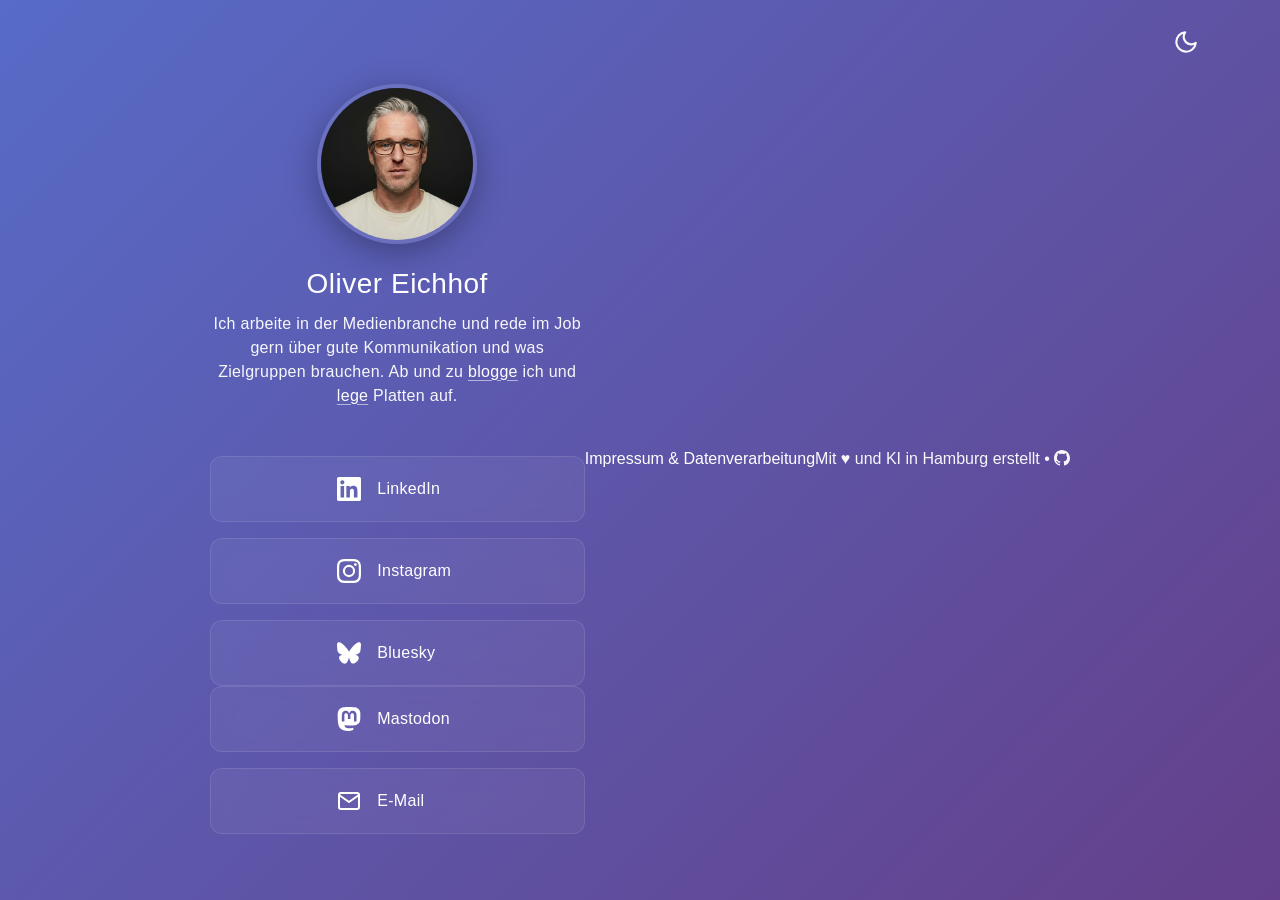
<file: index.html>
<!DOCTYPE html>
<html lang="de">
<head>
    <!-- Character encoding and viewport configuration for responsive design -->
    <meta charset="UTF-8">
    <meta name="viewport" content="width=device-width, initial-scale=1.0">

    <!-- Theme color for browser UI (address bar on mobile) -->
    <meta name="theme-color" content="#764ba2">

    <!-- SEO meta tags for search engines -->
    <meta name="description" content="Kommunikationsspezialist aus Hamburg für digitale Markenführung und Zielgruppenanalyse, geprägt von Musikmedien und Streaming.">
    <meta name="robots" content="index, follow">
    <meta name="author" content="Oliver Eichhof">

    <!-- Open Graph meta tags for rich social media sharing (Facebook, LinkedIn) -->
    <meta property="og:title" content="Oliver Eichhof – Kommunikationsspezialist aus Hamburg">
    <meta property="og:description" content="Kommunikationsspezialist aus Hamburg für digitale Markenführung und Zielgruppenanalyse, geprägt von Musikmedien und Streaming.">
    <meta property="og:image" content="https://eichhof.me/images/og-image.png">
    <meta property="og:image:width" content="1200">
    <meta property="og:image:height" content="628">
    <meta property="og:url" content="https://eichhof.me/">
    <meta property="og:type" content="profile">
    <meta property="og:locale" content="de_DE">

    <!-- Twitter Card meta tags for rich Twitter sharing -->
    <meta name="twitter:card" content="summary_large_image">
    <meta name="twitter:title" content="Oliver Eichhof – Kommunikationsspezialist aus Hamburg">
    <meta name="twitter:description" content="Kommunikationsspezialist aus Hamburg für digitale Markenführung und Zielgruppenanalyse, geprägt von Musikmedien und Streaming.">
    <meta name="twitter:image" content="https://eichhof.me/images/og-image.png">

    <!-- Canonical URL to prevent duplicate content issues in SEO -->
    <link rel="canonical" href="https://eichhof.me/">

    <title>Oliver Eichhof – Kommunikationsspezialist aus Hamburg</title>

    <!-- JSON-LD structured data for rich search results (Google Knowledge Panel) -->
    <script type="application/ld+json">
    {
        "@context": "https://schema.org",
        "@type": "Person",
        "@id": "https://eichhof.me/#person",
        "mainEntityOfPage": {
            "@type": "WebPage",
            "@id": "https://eichhof.me/"
        },
        "name": "Oliver Eichhof",
        "givenName": "Oliver",
        "familyName": "Eichhof",
        "url": "https://eichhof.me/",
        "image": "https://eichhof.me/images/oliver-eichhof.webp",
        "jobTitle": "Leiter Marketing",
        "description": "Kommunikationsspezialist aus Hamburg für digitale Markenführung und Zielgruppenanalyse, geprägt von Musikmedien und Streaming.",
        "knowsAbout": [
            "Marketing", "Markenentwicklung", "Zielgruppenanalyse", "Kampagnenplanung",
            "Kommunikationsstrategie", "Content-Strategie", "Streaming Media", "Online-Magazine",
            "Nachhaltigkeit", "Medien", "Neue Medien", "Crowdfunding", "Smart Home",
            "Musik", "Musikmedien", "Bloggen"
        ],
        "homeLocation": { "@type": "Place", "name": "Hamburg" },
        "birthPlace": { "@type": "Place", "name": "Bremerhaven" },
        "worksFor": {
            "@type": "Organization",
            "name": "REGIOCAST GmbH & Co. KG",
            "url": "https://www.regiocast.de/"
        },
        "sameAs": [
            "https://de.linkedin.com/in/olivereichhof",
            "https://www.xing.com/profile/Oliver_Eichhof2/",
            "https://www.schongeil.de/",
            "https://github.com/ollrich",
            "https://bsky.app/profile/ollri.ch",
            "https://norden.social/@olli",
            "https://www.instagram.com/ollri.ch/",
            "https://soundcloud.com/livicxyz",
            "https://www.youtube.com/@schongeilDE",
            "https://unsplash.com/@ollrich"
        ],
        "subjectOf": [
            { "@type": "Article", "url": "https://www.testspiel.de/oliver-polak-interview-2/290215/" },
            { "@type": "Article", "url": "https://www.testspiel.de/kid-simius-interview/276764/" },
            { "@type": "Article", "url": "https://www.wuv.de/Archiv/Wie-man-mit-Messenger-f%C3%BCr-die-Ehe-f%C3%BCr-alle-wirbt" },
            { "@type": "Article", "url": "https://www.wuv.de/Archiv/So-tickt-die-Zukunft-Dokyo-auf-der-%22The-Next-Web-Conference%22" }
        ]
    }
    </script>

    <!-- Favicon configuration for various devices and contexts -->
    <link rel="icon" href="/favicon.ico" sizes="16x16 32x32 48x48">
    <link rel="icon" type="image/png" sizes="192x192" href="/images/favicons/favicon192.png">
    <link rel="icon" type="image/png" sizes="512x512" href="/images/favicons/favicon512.png">
    <link rel="apple-touch-icon" sizes="180x180" href="/images/favicons/favicon180.png">

    <!-- Stylesheet -->
    <link rel="stylesheet" href="/css/styles.css">
</head>
<body>
    <main>
    <!-- Theme Toggle Button -->
    <div class="theme-toggle">
        <span class="theme-tooltip">
            <span class="tooltip-dark" id="tooltip-dark">Licht aus</span>
            <span class="tooltip-light" id="tooltip-light">Licht an</span>
        </span>
        <button class="theme-toggle-btn" id="theme-toggle" aria-label="Farbschema wechseln">
            <svg class="icon-moon" viewBox="0 0 24 24" fill="none" stroke="white" stroke-width="2" stroke-linecap="round" stroke-linejoin="round">
                <path d="M21 12.79A9 9 0 1 1 11.21 3 7 7 0 0 0 21 12.79z"/>
            </svg>
            <svg class="icon-sun" viewBox="0 0 24 24" fill="none" stroke="white" stroke-width="2" stroke-linecap="round" stroke-linejoin="round">
                <circle cx="12" cy="12" r="5"/>
                <line x1="12" y1="1" x2="12" y2="3"/>
                <line x1="12" y1="21" x2="12" y2="23"/>
                <line x1="4.22" y1="4.22" x2="5.64" y2="5.64"/>
                <line x1="18.36" y1="18.36" x2="19.78" y2="19.78"/>
                <line x1="1" y1="12" x2="3" y2="12"/>
                <line x1="21" y1="12" x2="23" y2="12"/>
                <line x1="4.22" y1="19.78" x2="5.64" y2="18.36"/>
                <line x1="18.36" y1="5.64" x2="19.78" y2="4.22"/>
            </svg>
        </button>
    </div>

    <!-- Main Content Container -->
    <div class="container">
        <!-- Profile photo with Easter egg animation (double-click or spacebar) -->
        <img src="/images/oliver-eichhof.webp" alt="Porträt von Oliver Eichhof, Kommunikationsspezialist aus Hamburg" class="profile-photo">

        <h1 class="name">Oliver Eichhof</h1>

        <!-- Tagline with inline links - content replaced by JavaScript based on language -->
        <p class="tagline" id="tagline">Ich arbeite in der Medienbranche und rede im Job gern über gute Kommunikation und was Zielgruppen brauchen. Ab und zu <a href="https://www.schongeil.de/" target="_blank" rel="noopener noreferrer">blogge</a> ich und <a href="https://soundcloud.com/livicxyz" target="_blank" rel="noopener noreferrer">lege</a> Platten auf.</p>

        <!-- Social media and contact links -->
        <nav class="links" aria-label="Social Links">
            <a href="https://de.linkedin.com/in/olivereichhof" target="_blank" rel="noopener noreferrer me" class="link-card linkedin">
                <svg class="icon" viewBox="0 0 24 24" fill="currentColor">
                    <path d="M20.447 20.452h-3.554v-5.569c0-1.328-.027-3.037-1.852-3.037-1.853 0-2.136 1.445-2.136 2.939v5.667H9.351V9h3.414v1.561h.046c.477-.9 1.637-1.85 3.37-1.85 3.601 0 4.267 2.37 4.267 5.455v6.286zM5.337 7.433c-1.144 0-2.063-.926-2.063-2.065 0-1.138.92-2.063 2.063-2.063 1.14 0 2.064.925 2.064 2.063 0 1.139-.925 2.065-2.064 2.065zm1.782 13.019H3.555V9h3.564v11.452zM22.225 0H1.771C.792 0 0 .774 0 1.729v20.542C0 23.227.792 24 1.771 24h20.451C23.2 24 24 23.227 24 22.271V1.729C24 .774 23.2 0 22.222 0h.003z"/>
                </svg>
                <div class="link-text">LinkedIn</div>
            </a>

            <a href="https://www.instagram.com/ollri.ch/" target="_blank" rel="noopener noreferrer me" class="link-card instagram">
                <svg class="icon" viewBox="0 0 24 24" fill="currentColor">
                    <path d="M12 2.163c3.204 0 3.584.012 4.85.07 3.252.148 4.771 1.691 4.919 4.919.058 1.265.069 1.645.069 4.849 0 3.205-.012 3.584-.069 4.849-.149 3.225-1.664 4.771-4.919 4.919-1.266.058-1.644.07-4.85.07-3.204 0-3.584-.012-4.849-.07-3.26-.149-4.771-1.699-4.919-4.92-.058-1.265-.07-1.644-.07-4.849 0-3.204.013-3.583.07-4.849.149-3.227 1.664-4.771 4.919-4.919 1.266-.057 1.645-.069 4.849-.069zM12 0C8.741 0 8.333.014 7.053.072 2.695.272.273 2.69.073 7.052.014 8.333 0 8.741 0 12c0 3.259.014 3.668.072 4.948.2 4.358 2.618 6.78 6.98 6.98C8.333 23.986 8.741 24 12 24c3.259 0 3.668-.014 4.948-.072 4.354-.2 6.782-2.618 6.979-6.98.059-1.28.073-1.689.073-4.948 0-3.259-.014-3.667-.072-4.947-.196-4.354-2.617-6.78-6.979-6.98C15.668.014 15.259 0 12 0zm0 5.838a6.162 6.162 0 100 12.324 6.162 6.162 0 000-12.324zM12 16a4 4 0 110-8 4 4 0 010 8zm6.406-11.845a1.44 1.44 0 100 2.881 1.44 1.44 0 000-2.881z"/>
                </svg>
                <div class="link-text">Instagram</div>
            </a>

            <!-- Two-column row for Bluesky and Mastodon -->
            <div class="social-row" id="social-row">
                <a href="https://bsky.app/profile/ollri.ch" target="_blank" rel="noopener noreferrer me" class="link-card bluesky" id="bluesky-btn">
                    <svg class="icon" viewBox="0 0 24 24" fill="currentColor">
                        <path d="M12 10.8c-1.087-2.114-4.046-6.053-6.798-7.995C2.566.944 1.561 1.266.902 1.565.139 1.908 0 3.08 0 3.768c0 .69.378 5.65.624 6.479.815 2.736 3.713 3.66 6.383 3.364.136-.02.275-.039.415-.056-.138.022-.276.04-.415.056-3.912.58-7.387 2.005-2.83 7.078 5.013 5.19 6.87-1.113 7.823-4.308.953 3.195 2.05 9.271 7.733 4.308 4.267-4.308 1.172-6.498-2.74-7.078a8.741 8.741 0 0 1-.415-.056c.14.017.279.036.415.056 2.67.297 5.568-.628 6.383-3.364.246-.828.624-5.79.624-6.478 0-.69-.139-1.861-.902-2.206-.659-.298-1.664-.62-4.3 1.24C16.046 4.748 13.087 8.687 12 10.8Z"/>
                    </svg>
                    <div class="link-text">Bluesky</div>
                </a>

                <a href="https://norden.social/@olli" target="_blank" rel="noopener noreferrer me" class="link-card mastodon" id="mastodon-btn">
                    <svg class="icon" viewBox="0 0 24 24" fill="currentColor">
                        <path d="M23.268 5.313c-.35-2.578-2.617-4.61-5.304-5.004C17.51.242 15.792 0 11.813 0h-.03c-3.98 0-4.835.242-5.288.309C3.882.692 1.496 2.518.917 5.127.64 6.412.61 7.837.661 9.143c.074 1.874.088 3.745.26 5.611.118 1.24.325 2.47.62 3.68.55 2.237 2.777 4.098 4.96 4.857 2.336.792 4.849.923 7.256.38.265-.061.527-.132.786-.213.585-.184 1.27-.39 1.774-.753a.057.057 0 0 0 .023-.043v-1.809a.052.052 0 0 0-.02-.041.053.053 0 0 0-.046-.01 20.282 20.282 0 0 1-4.709.545c-2.73 0-3.463-1.284-3.674-1.818a5.593 5.593 0 0 1-.319-1.433.053.053 0 0 1 .066-.054c1.517.363 3.072.546 4.632.546.376 0 .75 0 1.125-.01 1.57-.044 3.224-.124 4.768-.422.038-.008.077-.015.11-.024 2.435-.464 4.753-1.92 4.989-5.604.008-.145.03-1.52.03-1.67.002-.512.167-3.63-.024-5.545zm-3.748 9.195h-2.561V8.29c0-1.309-.55-1.976-1.67-1.976-1.23 0-1.846.79-1.846 2.35v3.403h-2.546V8.663c0-1.56-.617-2.35-1.848-2.35-1.112 0-1.668.668-1.67 1.977v6.218H4.822V8.102c0-1.31.337-2.35 1.011-3.12.696-.77 1.608-1.164 2.74-1.164 1.311 0 2.302.5 2.962 1.498l.638 1.06.638-1.06c.66-.999 1.65-1.498 2.96-1.498 1.13 0 2.043.395 2.74 1.164.675.77 1.012 1.81 1.012 3.12z"/>
                    </svg>
                    <div class="link-text">Mastodon</div>
                </a>
            </div>

            <!-- Email link - address is obfuscated and constructed by JavaScript -->
            <a href="#" id="email-link" class="link-card email" aria-label="E-Mail senden">
                <svg class="icon" viewBox="0 0 24 24" fill="none" stroke="currentColor" stroke-width="2" stroke-linecap="round" stroke-linejoin="round">
                    <path d="M4 4h16c1.1 0 2 .9 2 2v12c0 1.1-.9 2-2 2H4c-1.1 0-2-.9-2-2V6c0-1.1.9-2 2-2z"></path>
                    <polyline points="22,6 12,13 2,6"></polyline>
                </svg>
                <div class="link-text" id="email-text">E-Mail</div>
            </a>
        </nav>

        <!-- Mobile-only footer -->
        <div class="mobile-footer">
            <a id="footer-link-mobile">Impressum & Datenverarbeitung</a>
            <span class="sr-only" id="footer-entity-mobile">Oliver Eichhof, Kommunikationsspezialist aus Hamburg</span>
            <span id="footer-text-mobile">Mit <span aria-hidden="true">♥</span><span class="sr-only">Liebe</span> und KI realisiert</span>
        </div>
    </div>
</main>

    <!-- Footer Elements -->
    <div class="footer-left">
        <a id="footer-link">Impressum & Datenverarbeitung</a>
    </div>

    <!-- Hidden entity info for crawlers -->
    <span class="sr-only" id="footer-entity-desktop">Oliver Eichhof, Kommunikationsspezialist aus Hamburg</span>

    <div class="footer">
        <span id="footer-text-desktop">Mit <span aria-hidden="true">♥</span><span class="sr-only">Liebe</span> und KI in Hamburg erstellt</span>
        <span class="github-link-wrapper">•
            <span class="github-tooltip" id="github-tooltip">Quellcode auf GitHub</span>
            <a href="https://github.com/ollrich/eichhof.me" target="_blank" rel="noopener noreferrer" class="footer-link">
                <svg style="width: 1em; height: 1em; vertical-align: -0.125em;" viewBox="0 0 16 16" fill="currentColor" aria-label="Quellcode auf GitHub">
                    <path d="M8 0c4.42 0 8 3.58 8 8a8.013 8.013 0 0 1-5.45 7.59c-.4.08-.55-.17-.55-.38 0-.27.01-1.13.01-2.2 0-.75-.25-1.23-.54-1.48 1.78-.2 3.65-.88 3.65-3.95 0-.88-.31-1.59-.82-2.15.08-.2.36-1.02-.08-2.12 0 0-.67-.22-2.2.82-.64-.18-1.32-.27-2-.27-.68 0-1.36.09-2 .27-1.53-1.03-2.2-.82-2.2-.82-.44 1.1-.16 1.92-.08 2.12-.51.56-.82 1.28-.82 2.15 0 3.06 1.86 3.75 3.64 3.95-.23.2-.44.55-.51 1.07-.46.21-1.61.55-2.33-.66-.15-.24-.6-.83-1.23-.82-.67.01-.27.38.01.53.34.19.73.9.82 1.13.16.45.68 1.31 2.69.94 0 .67.01 1.3.01 1.49 0 .21-.15.45-.55.38A7.995 7.995 0 0 1 0 8c0-4.42 3.58-8 8-8Z"/>
                </svg>
            </a>
        </span>
    </div>

    <!-- Hint text for Easter egg discovery -->
    <div class="footer-hint" id="footer-hint">drücke leertaste</div>

    <!-- Modal Overlay (Impressum/Legal Notice) -->
    <div class="overlay" id="overlay">
        <div class="overlay-content">
            <button class="close-overlay" id="close-overlay-btn" aria-label="Close">
                <svg width="16" height="16" viewBox="0 0 14 14" fill="none" stroke="currentColor" stroke-width="2" stroke-linecap="round">
                    <line x1="2" y1="2" x2="12" y2="12"/><line x1="12" y1="2" x2="2" y2="12"/>
                </svg>
            </button>
            <h2 id="overlay-title">Impressum</h2>
            <p id="overlay-text-1">Diese Website wird betrieben von:</p>
            <p id="overlay-text-2">Oliver Eichhof<br>Eismeerweg 9E<br>22145 Hamburg</p>
            <p><span id="overlay-text-3">Kontakt:</span> <a href="#" id="overlay-email-link" style="color: inherit; text-decoration: underline;"></a></p>
            <p id="overlay-text-3b">Verantwortlich für den Inhalt nach § 18 Abs. 2 MStV.</p>
            <h3 id="overlay-subtitle">Datenverarbeitung</h3>
            <p id="overlay-text-4">Diese Website verwendet keine Cookies, keine Logfiles und keine Tracking-Tools. Lediglich Ihre Farbschema-Präferenz wird lokal in Ihrem Browser gespeichert.</p>
            <p id="overlay-text-5">Bei Nutzung des Kontaktformulars werden Ihr Name, Ihre E-Mail-Adresse und Ihre Nachricht per E-Mail übermittelt. Zur Spam-Abwehr wird Ihre IP-Adresse temporär verarbeitet, aber nicht gespeichert.</p>
            <p id="overlay-text-6">Links zu externen Plattformen (LinkedIn, Instagram, Bluesky, Mastodon, GitHub, SoundCloud) unterliegen deren eigenen Datenschutzbestimmungen.</p>
        </div>
    </div>

    <!-- Link Preview Tooltip -->
    <div class="link-preview" id="link-preview">
        <button class="preview-close" id="preview-close" aria-label="Close preview">
            <svg width="14" height="14" viewBox="0 0 14 14" fill="none" stroke="currentColor" stroke-width="2" stroke-linecap="round">
                <line x1="2" y1="2" x2="12" y2="12"/><line x1="12" y1="2" x2="2" y2="12"/>
            </svg>
        </button>
    </div>

    <!-- Contact Form Modal -->
    <div class="overlay" id="contact-overlay">
        <div class="overlay-content contact-form-content">
            <button class="close-overlay" id="close-contact-btn" aria-label="Schließen">
                <svg width="16" height="16" viewBox="0 0 14 14" fill="none" stroke="currentColor" stroke-width="2" stroke-linecap="round">
                    <line x1="2" y1="2" x2="12" y2="12"/><line x1="12" y1="2" x2="2" y2="12"/>
                </svg>
            </button>
            <h2 id="contact-title">Kontakt</h2>

            <form id="contact-form" novalidate>
                <!-- Honeypot field (hidden from users, visible to bots) -->
                <div class="contact-honeypot" aria-hidden="true">
                    <label>Website</label>
                    <input type="text" name="website" id="contact-website" tabindex="-1" autocomplete="off">
                </div>

                <!-- Hidden timestamp for time-based spam check -->
                <input type="hidden" name="_t" id="contact-timestamp">

                <!-- Hidden CSRF token -->
                <input type="hidden" name="csrf_token" id="contact-csrf">

                <div class="contact-field">
                    <input type="text" id="contact-name" name="name" placeholder="Dein Name" required minlength="2" maxlength="100" autocomplete="name">
                </div>

                <div class="contact-field">
                    <input type="email" id="contact-email" name="email" placeholder="Deine E-Mail-Adresse" required autocomplete="email">
                </div>

                <div class="contact-field">
                    <textarea id="contact-message" name="message" placeholder="Deine Nachricht" required minlength="10" maxlength="5000" rows="5"></textarea>
                </div>

                <p class="contact-privacy" id="contact-privacy">Deine Daten werden ausschließlich zur Beantwortung deiner Anfrage verwendet.</p>

                <button type="submit" class="contact-submit" id="contact-submit">
                    <span id="contact-submit-text">Nachricht senden</span>
                    <span class="contact-spinner" id="contact-spinner"></span>
                </button>

                <div class="contact-feedback" id="contact-feedback" role="alert" aria-live="polite"></div>
            </form>

            <div class="contact-fallback">
                <span id="contact-fallback-text">Oder direkt per E-Mail:</span>
                <a href="#" id="contact-fallback-link"></a>
            </div>
        </div>
    </div>

    <!-- JavaScript Modules -->
    <script src="/js/theme.js"></script>
    <script src="/js/language.js"></script>
    <script src="/js/overlay.js"></script>
    <script src="/js/contact.js"></script>
    <script src="/js/easter-egg.js"></script>
    <script src="/js/link-preview.js"></script>
</body>
</html>
</file>
<file: css/styles.css>
/**
 * eichhof.me — Main Stylesheet
 * ============================
 * Reset, CSS variables, theme toggle, accessibility,
 * page layout, components, and responsive styles.
 */

/* ========================================
   CSS RESET
   ========================================
   Universal reset to ensure consistent rendering across browsers
   box-sizing: border-box makes width/height include padding and border
*/
*,
*::before,
*::after {
    margin: 0;
    padding: 0;
    box-sizing: border-box;
}

/* Screen reader only class for accessibility
   Content is hidden visually but still available to screen readers
   Uses the "visually-hidden" pattern recommended by WebAIM
*/
.sr-only {
    position: absolute;
    width: 1px;
    height: 1px;
    padding: 0;
    margin: -1px;
    overflow: hidden;
    clip-path: inset(50%);
    white-space: nowrap;
    border: 0;
}

/* Skip link: hidden off-screen until focused (Tab-first navigation).
   Contrast-safe solid colors so it stays readable over any theme gradient. */
.skip-link {
    position: absolute;
    top: 0;
    left: 8px;
    transform: translateY(-100%);
    background: #000;
    color: #fff;
    padding: 8px 16px;
    z-index: 10001;
    text-decoration: none;
    border-radius: 0 0 4px 4px;
    transition: transform 0.15s ease;
}

.skip-link:focus,
.skip-link:focus-visible {
    transform: translateY(0);
    outline: 2px solid #fff;
    outline-offset: -2px;
}

@media (prefers-reduced-motion: reduce) {
    .skip-link {
        transition: none;
    }
}

/* ========================================
   CSS CUSTOM PROPERTIES (CSS Variables)
   ========================================
   These define the color scheme for the entire site.
   Using RGB values (without 'rgb()') allows us to add alpha
   transparency later with rgba(var(--color), alpha)
*/
/* Kontrast-Hinweis für künftige Farbanpassungen:
   Der helle Verlauf muss dunkel genug bleiben, damit weißer Text WCAG AA
   (4.5:1) erreicht. Mit dem früheren #667eea kam selbst reines Weiß nur auf
   3.66:1 — die Alphas darunter lagen bei 2.3–3.0:1. Der aktuelle hellste
   Stop #576bc7 liefert Weiß 4.85:1; Alpha 0.95 kommt auf 4.55:1.
   Wer den Verlauf aufhellt, muss die Textwerte gegenrechnen. */
html {
    --accent-purple: 118, 75, 162;
    --bg-gradient: linear-gradient(135deg, #576bc7 0%, #64408a 100%);
    --text-primary: white;
    --card-bg: rgba(255, 255, 255, 0.05);
    --card-border: rgba(255, 255, 255, 0.1);
    /* Steuert Theme-Icon UND das Textlabel "DE" des Sprachwählers. Weil
       darunter echter Text hängt, gilt die Textschwelle 4.5:1, nicht die
       Icon-Schwelle 3:1 — daher 0.95 statt eines dezenteren Werts. */
    --toggle-opacity: 0.95;
    --toggle-hover: 1;
    --tooltip-bg: rgba(0, 0, 0, 0.7);

    /* Index-specific variables */
    --photo-border: rgba(255, 255, 255, 0.1);
    --photo-shadow: rgba(0, 0, 0, 0.3);
    --name-color: white;
    --tagline-color: rgba(255, 255, 255, 0.95);
    --tagline-link: rgba(255, 255, 255, 1);
    --tagline-underline: rgba(255, 255, 255, 0.55);
    --card-hover-bg: rgba(255, 255, 255, 0.1);
    --card-hover-border: rgba(255, 255, 255, 0.2);
    --footer-color: rgba(255, 255, 255, 0.95);
    --footer-link: rgba(255, 255, 255, 1);
    --footer-link-hover: rgba(255, 255, 255, 1);
    --overlay-bg: rgba(30, 30, 50, 0.92);
    --overlay-content-bg: rgba(255, 255, 255, 0.1);
    --overlay-content-border: rgba(255, 255, 255, 0.2);
    --preview-bg: white;
    --preview-border: rgba(255, 255, 255, 0.1);
    --preview-shadow: rgba(0, 0, 0, 0.5);

    background: var(--bg-gradient);
    min-height: 100%;
}

/* ========================================
   DARK MODE COLOR SCHEME
   ========================================
   Two selectors paint the same dark variables:
   1. html.dark-mode          — user explicitly toggled to dark.
   2. @media prefers-dark + :not(.light-mode) — system is dark and user
      hasn't opted out; applies before defer-JS runs, preventing flash.
   Keep both blocks in sync.
*/
html.dark-mode {
    --bg-gradient: linear-gradient(135deg, #0d0d14 0%, #1a1a2e 100%);
    --text-primary: rgba(255, 255, 255, 0.95);
    --card-bg: rgba(255, 255, 255, 0.03);
    --card-border: rgba(var(--accent-purple), 0.25);
    --toggle-opacity: 0.55;
    --toggle-hover: 0.75;
    --tooltip-bg: rgba(var(--accent-purple), 0.6);

    /* Index-specific dark mode variables */
    --photo-border: rgba(var(--accent-purple), 0.3);
    --photo-shadow: rgba(0, 0, 0, 0.5);
    --name-color: rgba(255, 255, 255, 0.95);
    --tagline-color: rgba(255, 255, 255, 0.5);
    --tagline-link: rgba(255, 255, 255, 0.7);
    --tagline-underline: rgba(255, 255, 255, 0.4);
    --card-hover-bg: rgba(var(--accent-purple), 0.1);
    --card-hover-border: rgba(var(--accent-purple), 0.4);
    --footer-color: rgba(255, 255, 255, 0.5);
    --footer-link: rgba(255, 255, 255, 0.6);
    --footer-link-hover: rgba(255, 255, 255, 0.7);
    --overlay-bg: rgba(20, 15, 35, 0.95);
    --overlay-content-bg: rgba(var(--accent-purple), 0.15);
    --overlay-content-border: rgba(var(--accent-purple), 0.3);
    --preview-bg: #1a1a2e;
    --preview-border: rgba(var(--accent-purple), 0.3);
    --preview-shadow: rgba(0, 0, 0, 0.7);
}

@media (prefers-color-scheme: dark) {
    html:not(.light-mode) {
        --bg-gradient: linear-gradient(135deg, #0d0d14 0%, #1a1a2e 100%);
        --text-primary: rgba(255, 255, 255, 0.95);
        --card-bg: rgba(255, 255, 255, 0.03);
        --card-border: rgba(var(--accent-purple), 0.25);
        --toggle-opacity: 0.55;
        --toggle-hover: 0.75;
        --tooltip-bg: rgba(var(--accent-purple), 0.6);

        --photo-border: rgba(var(--accent-purple), 0.3);
        --photo-shadow: rgba(0, 0, 0, 0.5);
        --name-color: rgba(255, 255, 255, 0.95);
        --tagline-color: rgba(255, 255, 255, 0.5);
        --tagline-link: rgba(255, 255, 255, 0.7);
        --tagline-underline: rgba(255, 255, 255, 0.4);
        --card-hover-bg: rgba(var(--accent-purple), 0.1);
        --card-hover-border: rgba(var(--accent-purple), 0.4);
        --footer-color: rgba(255, 255, 255, 0.5);
        --footer-link: rgba(255, 255, 255, 0.6);
        --footer-link-hover: rgba(255, 255, 255, 0.7);
        --overlay-bg: rgba(20, 15, 35, 0.95);
        --overlay-content-bg: rgba(var(--accent-purple), 0.15);
        --overlay-content-border: rgba(var(--accent-purple), 0.3);
        --preview-bg: #1a1a2e;
        --preview-border: rgba(var(--accent-purple), 0.3);
        --preview-shadow: rgba(0, 0, 0, 0.7);
    }
}

/* ========================================
   BASE TYPOGRAPHY
   ========================================
   System font stack ensures fast loading and native appearance
*/
body {
    font-family: -apple-system, BlinkMacSystemFont, 'Segoe UI', Roboto, 'Helvetica Neue', Arial, sans-serif;
    background: transparent;
    color: var(--text-primary);
    /* 100vh ist auf iOS/Android-Safari die GROSSE Viewport-Höhe (Adressleiste
       ausgeblendet) — bei eingeblendeter Leiste ragt die Seite darunter.
       100dvh folgt der tatsächlich sichtbaren Höhe; die 100vh-Zeile davor
       bleibt als Fallback für ältere Browser stehen. */
    min-height: 100vh;
    min-height: 100dvh;
    display: flex;
    justify-content: center;
    align-items: center;
    padding: 2rem 1rem 15px;
}

/* ========================================
   LANGUAGE SWITCHER (top-right corner) als Disclosure-Menü
   ========================================
   Zeigt standardmässig nur die aktuelle Sprache als Button-Trigger.
   Auf :hover (Desktop), :focus-within (Tastatur) oder
   [data-expanded="true"] (JS für Mobile-Tap) slidet das Menü mit den
   beiden anderen Sprachen darunter auf. Alle drei Trigger feuern
   dieselbe CSS-Regel — Maus/Tastatur/Touch-Parität.

   Positionierung: Der Sprachwähler-Trigger (44×44) sitzt in der rechten
   oberen Ecke, direkt links daneben der Theme-Toggle. DOM-Reihenfolge
   ist theme-toggle→lang-switcher, damit Tab-Order der visuellen LTR-
   Reihenfolge folgt. Absichtlich KEINE aktive-State-Markierung: der
   Trigger sieht genauso aus wie die Menü-Items, damit die drei
   Buchstaben visuell gleich wirken — wie Sonne/Mond beim Theme-Toggle
   direkt daneben.
*/
.lang-switcher {
    position: fixed;
    top: 20px;
    right: 20px;
    z-index: 1000;
}

.lang-switcher-current,
.lang-switcher-link {
    font-family: inherit;
    font-size: 13px;
    font-weight: 700;
    letter-spacing: 0.04em;
    line-height: 1;
    color: inherit;
    text-decoration: none;
    background: none;
    border: none;
    cursor: pointer;
    opacity: var(--toggle-opacity);
    transition: opacity 0.3s ease, transform 0.2s ease;
    text-align: center;
    display: flex;
    align-items: center;
    justify-content: center;
}

/* Trigger ist pixel-gleich zum Theme-Toggle-Button (44×44). Dadurch liegt
   der Text-Mittelpunkt bei ~42px vom linken Rand — identisch mit dem
   Sonnen-/Mond-Icon-Mittelpunkt rechts. Ohne diese Angleichung würde der
   kleinere Text-Button optisch näher an der Ecke kleben. */
.lang-switcher-current {
    width: 44px;
    height: 44px;
    padding: 0;
}

/* Menu-Links dürfen kompakter sein — sie tauchen nur bei Hover/Tap auf
   und sollen das Menü nicht auseinanderziehen. */
.lang-switcher-link {
    padding: 6px 4px;
    min-width: 32px;
}

.lang-switcher-current:hover,
.lang-switcher-current:focus-visible,
.lang-switcher-link:hover,
.lang-switcher-link:focus-visible {
    opacity: var(--toggle-hover);
    transform: scale(1.1);
}

.lang-switcher-current:focus-visible,
.lang-switcher-link:focus-visible {
    outline: 2px solid rgba(255, 255, 255, 0.5);
    outline-offset: 3px;
    border-radius: 4px;
}

/* Menü-Container. Absolut unter dem Trigger, collapsed per default.
   Negatives top zieht das Menü ein Stück in den Trigger rein, damit die
   Hover-Zone kontinuierlich bleibt und die Maus nicht auf einen Gap trifft. */
.lang-switcher-menu {
    position: absolute;
    top: calc(100% - 4px);
    left: 50%;
    transform: translateX(-50%) translateY(-4px);
    display: flex;
    flex-direction: column;
    align-items: center;
    gap: 4px;
    margin: 0;
    padding: 0;
    list-style: none;

    max-height: 0;
    overflow: hidden;
    opacity: 0;
    pointer-events: none;
    /* visibility statt nur opacity: Geschlossen sind die Links so weder per
       Tab erreichbar noch für Screenreader sichtbar. Beim Schliessen schaltet
       visibility erst nach der Animation um (Delay 0.25s). */
    visibility: hidden;
    transition: max-height 0.25s ease, opacity 0.2s ease, transform 0.2s ease, visibility 0s linear 0.25s;
}

/* Expanded.
   Mit JS (.is-enhanced) gibt es genau einen Zustand: data-expanded. Er wird
   von lang-switcher.js für Hover, Klick/Tap und Tastatur gesetzt und immer
   zusammen mit aria-expanded geändert — Optik und Screenreader-Ansage können
   nicht mehr auseinanderlaufen. Ohne JS bleibt der reine CSS-Rückfall über
   :hover und :focus-within, damit der Sprachwechsel auch dann funktioniert. */
@media (hover: hover) {
    .lang-switcher:not(.is-enhanced):hover .lang-switcher-menu {
        max-height: 160px;
        opacity: 1;
        pointer-events: auto;
        transform: translateX(-50%) translateY(0);
        visibility: visible;
        transition: max-height 0.25s ease, opacity 0.2s ease, transform 0.2s ease, visibility 0s;
    }
}

.lang-switcher:not(.is-enhanced):focus-within .lang-switcher-menu,
.lang-switcher[data-expanded="true"] .lang-switcher-menu {
    max-height: 160px;
    opacity: 1;
    pointer-events: auto;
    transform: translateX(-50%) translateY(0);
    visibility: visible;
    transition: max-height 0.25s ease, opacity 0.2s ease, transform 0.2s ease, visibility 0s;
}

/* ========================================
   THEME TOGGLE BUTTON (top-right, links vom Sprachwähler)
   ========================================
   Fixed oben rechts, direkt links neben dem Sprachwähler. Breite 44px
   plus 8px Gap ergibt right: 72px. Tooltip öffnet nach links (ins freie
   Feld neben dem Button), nicht nach rechts — dort klebt der Sprach-
   wähler-Trigger, und ein Tooltip würde in dessen Hover-Zone fallen.
*/
.theme-toggle {
    position: fixed;
    top: 20px;
    right: 72px;
    z-index: 1000;
}

.theme-toggle-btn {
    width: 44px;
    height: 44px;
    padding: 9px;
    opacity: var(--toggle-opacity);
    cursor: pointer;
    transition: opacity 0.3s ease, transform 0.2s ease;
    background: none;
    border: none;
}

.theme-toggle-btn:hover,
.theme-toggle-btn:focus-visible {
    opacity: var(--toggle-hover);
    transform: scale(1.1);
}

.theme-toggle-btn:focus-visible {
    outline: 2px solid rgba(255, 255, 255, 0.5);
    outline-offset: 4px;
    border-radius: 50%;
}

.theme-toggle-btn svg {
    width: 100%;
    height: 100%;
}

/* Light mode: show moon icon (click to enable dark mode) */
.theme-toggle-btn .icon-sun {
    display: none;
}

/* Dark mode: swap icons */
html.dark-mode .theme-toggle-btn .icon-moon {
    display: none;
}

html.dark-mode .theme-toggle-btn .icon-sun {
    display: block;
}

/* Theme tooltip styling */
.theme-tooltip {
    position: absolute;
    top: 50%;
    right: calc(100% + 10px);
    transform: translateY(calc(-50% - 1px));
    background: var(--tooltip-bg);
    color: white;
    padding: 6px 12px;
    border-radius: 6px;
    font-size: 11px;
    white-space: nowrap;
    opacity: 0;
    pointer-events: none;
    transition: opacity 0.2s ease;
    -webkit-backdrop-filter: blur(8px);
    backdrop-filter: blur(8px);
}

.theme-tooltip::after {
    content: '';
    position: absolute;
    top: 50%;
    left: 100%;
    transform: translateY(-50%);
    border: 5px solid transparent;
    border-left-color: var(--tooltip-bg);
}

@media (hover: hover) {
    .theme-toggle:hover .theme-tooltip {
        opacity: 1;
    }
}

/* Hide "light mode" tooltip text in light mode */
.theme-tooltip .tooltip-light {
    display: none;
}

html.dark-mode .theme-tooltip .tooltip-dark {
    display: none;
}

html.dark-mode .theme-tooltip .tooltip-light {
    display: inline;
}

/* ========================================
   INDEX PAGE — BASE LAYOUT
   ======================================== */
.container {
    max-width: 375px;
    width: 100%;
    text-align: center;
}

/* ========================================
   PROFILE PHOTO
   ======================================== */
.profile-photo {
    width: 160px;
    height: 160px;
    border-radius: 50%;
    object-fit: cover;
    border: 4px solid var(--photo-border);
    margin: 0 auto 1.5rem;
    display: block;
    box-shadow: 0 8px 32px var(--photo-shadow);
    transition: transform 0.3s ease;
    cursor: default;
    transform-origin: 50% 50%;
    will-change: transform;
}

.profile-photo:hover {
    transform: scale(1.24);
}

.name {
    color: var(--name-color);
    font-size: 1.75rem;
    font-weight: 300;
    letter-spacing: 0.5px;
    margin-bottom: 0.75rem;
}

.tagline {
    color: var(--tagline-color);
    font-size: 1rem;
    font-weight: 300;
    letter-spacing: 0.3px;
    /* Luft zum Button-Block darunter (Mobile-Override weiter unten). */
    margin-bottom: 3rem;
    line-height: 1.5;
}

/* Dauerhafte Unterstreichung statt reiner Helligkeitsdifferenz. Vorher trug
   allein der Farbunterschied zum Fließtext den Link — seit der Fließtext für
   den Kontrast auf 0.95 liegt, wäre davon nichts mehr übrig. WCAG 1.4.1
   verlangt ohnehin ein zweites Merkmal neben der Farbe. Die gedämpfte
   Linienfarbe hält es optisch ruhig, Hover/Fokus zieht sie auf volle
   Deckkraft — und entspricht dem Muster der übrigen Fließtext-Links
   (Grounding Page, Overlays). */
.tagline a {
    color: var(--tagline-link);
    text-decoration: underline;
    text-decoration-color: var(--tagline-underline);
    text-decoration-thickness: 1px;
    text-underline-offset: 3px;
    position: relative;
    transition: text-decoration-color 0.3s ease;
}

.tagline a:hover,
.tagline a:focus-visible {
    text-decoration-color: var(--tagline-link);
}

.tagline a:focus-visible {
    outline: 2px solid rgba(255, 255, 255, 0.5);
    outline-offset: 2px;
    border-radius: 2px;
}

/* ========================================
   LINK PREVIEW TOOLTIP
   ======================================== */
.link-preview {
    position: fixed;
    width: 400px;
    height: 240px;
    background: var(--preview-bg);
    border: 2px solid var(--preview-border);
    border-radius: 12px;
    box-shadow: 0 20px 60px var(--preview-shadow);
    z-index: 10000;
    pointer-events: auto;
    opacity: 0;
    transition: opacity 0.3s ease;
    overflow: hidden;
    display: none;
    cursor: pointer;
}

.link-preview.active {
    display: block;
    opacity: 1;
}

.link-preview:hover {
    border-color: rgba(255, 255, 255, 0.2);
}

html.dark-mode .link-preview:hover {
    border-color: rgba(var(--accent-purple), 0.5);
}

.link-preview img {
    width: 100%;
    height: 100%;
    object-fit: cover;
    border-radius: 10px;
}

.preview-close {
    position: absolute;
    top: 8px;
    right: 8px;
    width: 28px;
    height: 28px;
    border: none;
    background: rgba(0, 0, 0, 0.6);
    border-radius: 50%;
    color: white;
    display: flex;
    align-items: center;
    justify-content: center;
    cursor: pointer;
    opacity: 0;
    transition: opacity 0.2s ease, background 0.2s ease, transform 0.3s ease;
    z-index: 10;
    padding: 0;
}

.link-preview:hover .preview-close {
    opacity: 1;
}

.preview-close:hover,
.preview-close:focus-visible {
    background: rgba(0, 0, 0, 0.8);
    transform: rotate(90deg);
}

.preview-close:focus-visible {
    outline: 2px solid rgba(255, 255, 255, 0.5);
    outline-offset: 2px;
}

/* ========================================
   SOCIAL LINK CARDS
   ======================================== */
.links {
    display: flex;
    flex-direction: column;
    gap: 1rem;
}

.link-card {
    background: var(--card-bg);
    border: 1px solid var(--card-border);
    border-radius: 12px;
    padding: 1.25rem 1.5rem;
    display: flex;
    align-items: center;
    justify-content: center;
    gap: 1rem;
    text-decoration: none;
    color: var(--text-primary);
    transition: background 0.3s ease, border-color 0.3s ease, transform 0.3s ease, box-shadow 0.3s ease;
    cursor: pointer;
    -webkit-backdrop-filter: blur(10px);
    backdrop-filter: blur(10px);
}

.link-card:hover {
    background: var(--card-hover-bg);
    border-color: var(--card-hover-border);
    transform: translateY(-2px);
    box-shadow: 0 8px 24px rgba(0, 0, 0, 0.2);
}

.link-card:active {
    transform: translateY(0);
}

.link-card:focus-visible {
    outline: 2px solid rgba(255, 255, 255, 0.5);
    outline-offset: 2px;
}

.icon {
    width: 24px;
    height: 24px;
    flex-shrink: 0;
}

.link-text {
    width: 80px;
    font-size: 1rem;
    font-weight: 400;
    letter-spacing: 0.3px;
    text-align: left;
}

/* Brand-specific hover colors */
.link-card.linkedin:hover {
    background: rgba(10, 102, 194, 0.15);
    border-color: rgba(10, 102, 194, 0.3);
}

.link-card.instagram:hover {
    background: rgba(225, 48, 108, 0.15);
    border-color: rgba(225, 48, 108, 0.3);
}

.link-card.bluesky:hover {
    background: rgba(32, 139, 254, 0.15);
    border-color: rgba(32, 139, 254, 0.3);
}

.link-card.email:hover {
    background: rgba(255, 140, 0, 0.15);
    border-color: rgba(255, 140, 0, 0.3);
}

/* ========================================
   FOOTER ELEMENTS
   ======================================== */
/* Ein fixierter Balken statt zweier unabhängiger position:fixed-Boxen.
   Vorher konnten sich linke Links und rechter Text im schmalen
   Desktop-Bereich (481–~515px) überlappen, weil beide nur an ihrer
   eigenen Kante klebten. Als Flex-Container mit gap ist ein Mindestabstand
   garantiert; wird es enger, bricht der Text um statt zu überlappen. */
.site-footer {
    position: fixed;
    left: 20px;
    right: 20px;
    bottom: 15px;
    z-index: 100;
    display: flex;
    justify-content: space-between;
    align-items: flex-end;
    gap: 0.5rem 1.25rem;
    font-size: 11px;
    /* Der leere Raum zwischen den Hälften bleibt klickdurchlässig, damit
       der Balken nichts abfängt, was darunter liegt. */
    pointer-events: none;
}

.site-footer > * {
    pointer-events: auto;
}

.footer {
    color: var(--footer-color);
}

.footer a {
    transition: all 0.3s ease;
    position: relative;
}

.footer a:hover,
.footer a:focus-visible {
    color: rgba(255, 255, 255, 0.9);
}

.footer a svg {
    transition: opacity 0.3s ease;
    opacity: 1;
}

.footer a:hover svg,
.footer a:focus-visible svg {
    opacity: 0.9;
}

.icon-github,
.icon-inline {
    width: 1em;
    height: 1em;
    vertical-align: -0.125em;
}

.overlay-email-link {
    color: inherit;
    text-decoration: underline;
}

.footer-link {
    color: inherit;
    text-decoration: none;
    transition: color 0.3s ease;
}

.footer-link:hover,
.footer-link:focus-visible {
    color: rgba(255, 255, 255, 1);
}

.github-link-wrapper {
    position: relative;
    display: inline-block;
}

.github-tooltip {
    position: absolute;
    bottom: calc(100% + 10px);
    right: -7px;
    background: var(--tooltip-bg);
    color: white;
    padding: 6px 12px;
    border-radius: 6px;
    font-size: 11px;
    white-space: nowrap;
    opacity: 0;
    pointer-events: none;
    transition: opacity 0.2s ease;
    -webkit-backdrop-filter: blur(8px);
    backdrop-filter: blur(8px);
}

.github-tooltip::after {
    content: '';
    position: absolute;
    top: 100%;
    right: 8px;
    border: 5px solid transparent;
    border-top-color: var(--tooltip-bg);
}

@media (hover: hover) {
    .github-link-wrapper:hover .github-tooltip {
        opacity: 1;
    }
}

.footer-hint {
    position: fixed;
    bottom: 15px;
    left: 50%;
    transform: translateX(-50%);
    font-size: 11px;
    color: var(--footer-color);
    z-index: 100;
    opacity: 0;
    transition: opacity 0.5s ease;
}

.footer-hint.visible {
    opacity: 1;
}

.footer-left a {
    color: var(--footer-link);
    text-decoration: none;
    transition: color 0.3s ease;
    cursor: pointer;
}

.footer-left a:hover,
.footer-left a:focus-visible {
    color: var(--footer-link-hover);
}

.footer-left a:focus-visible {
    outline: 2px solid rgba(255, 255, 255, 0.5);
    outline-offset: 2px;
}

.footer-separator {
    color: var(--footer-color);
}

/* Mobile footer */
.mobile-footer {
    display: none;
}

/* ========================================
   MODAL OVERLAY
   ======================================== */
.overlay {
    position: fixed;
    top: 0;
    left: 0;
    width: 100%;
    height: 100%;
    background: var(--overlay-bg);
    -webkit-backdrop-filter: blur(10px);
    backdrop-filter: blur(10px);
    display: flex;
    justify-content: center;
    align-items: center;
    z-index: 2000;
    opacity: 0;
    pointer-events: none;
    transition: opacity 0.3s ease;
}

.overlay.active {
    opacity: 1;
    pointer-events: all;
}

.overlay-content {
    background: var(--overlay-content-bg);
    border: 1px solid var(--overlay-content-border);
    border-radius: 16px;
    padding: 2.5rem 2rem;
    max-width: 500px;
    max-height: 90vh;
    overflow-y: auto;
    width: 90%;
    color: white;
    position: relative;
    transform: scale(0.9);
    transition: transform 0.3s ease;
    scrollbar-width: thin;
    scrollbar-color: rgba(255, 255, 255, 0.2) transparent;
}

.overlay-content:focus {
    outline: none;
}

.overlay-content::-webkit-scrollbar {
    width: 6px;
}

.overlay-content::-webkit-scrollbar-track {
    background: transparent;
}

.overlay-content::-webkit-scrollbar-thumb {
    background: rgba(255, 255, 255, 0.2);
    border-radius: 3px;
}

.overlay-content::-webkit-scrollbar-thumb:hover {
    background: rgba(255, 255, 255, 0.35);
}

html.dark-mode .overlay-content {
    scrollbar-color: rgba(var(--accent-purple), 0.3) transparent;
}

html.dark-mode .overlay-content::-webkit-scrollbar-thumb {
    background: rgba(var(--accent-purple), 0.3);
}

html.dark-mode .overlay-content::-webkit-scrollbar-thumb:hover {
    background: rgba(var(--accent-purple), 0.45);
}

.overlay.active .overlay-content {
    transform: scale(1);
}

.overlay-content h2 {
    font-size: 1.5rem;
    font-weight: 300;
    margin-bottom: 1.5rem;
    letter-spacing: 0.5px;
}

.overlay-content h3 {
    font-size: 1.25rem;
    font-weight: 300;
    margin-top: 1.5rem;
    margin-bottom: 1rem;
    letter-spacing: 0.5px;
}

.overlay-content p,
.overlay-content li {
    font-size: 1rem;
    line-height: 1.6;
    font-weight: 300;
    opacity: 0.9;
}

.overlay-content p + p {
    margin-top: 1rem;
}

.overlay-content ul {
    padding-inline-start: 1.5rem;
    margin: 0.75rem 0 1rem;
}

.overlay-content li + li {
    margin-top: 0.35rem;
}

/* Links im Fließtext der Overlays (z. B. Aufsichtsbehörde im
   Datenschutz-Partial). Farbe vom Container erben, damit sie nicht
   im Browser-Default-Blau/-Violett rendern. */
.overlay-content a {
    color: inherit;
    text-decoration: underline;
}

.close-overlay {
    position: absolute;
    top: 1rem;
    right: 1rem;
    width: 32px;
    height: 32px;
    min-width: 32px;
    min-height: 32px;
    border: none;
    background: rgba(255, 255, 255, 0.1);
    border-radius: 50%;
    color: white;
    display: flex;
    align-items: center;
    justify-content: center;
    cursor: pointer;
    padding: 0;
    margin: 0;
    transition: background 0.3s ease, transform 0.3s ease;
}

.close-overlay:hover,
.close-overlay:focus-visible {
    background: rgba(255, 255, 255, 0.2);
    transform: rotate(90deg);
}

.close-overlay:focus-visible {
    outline: 2px solid rgba(255, 255, 255, 0.5);
    outline-offset: 2px;
}

/* ========================================
   ACCESSIBILITY - REDUCED MOTION
   ======================================== */
@media (prefers-reduced-motion: reduce) {
    * {
        animation-duration: 0.01ms !important;
        animation-iteration-count: 1 !important;
        transition-duration: 0.01ms !important;
    }

    .profile-photo:hover {
        transform: none;
    }

    .link-card:hover {
        transform: none;
    }

    .overlay.active .overlay-content {
        transform: scale(1);
        transition: none;
    }

    .overlay-content {
        transition: none;
    }
}

/* ========================================
   RESPONSIVE - TABLET
   ======================================== */
@media (max-width: 768px) {
    .lang-switcher {
        top: 15px;
        right: 15px;
    }

    .theme-toggle {
        top: 15px;
        right: 67px;
    }

    /* Trigger behält 44×44 (Parität zum Theme-Toggle). Menu-Links dagegen
       bekommen auf Touch mehr Luft: größere Tap-Fläche und sichtbarer
       Abstand zwischen DE/EN/DA, damit man nicht versehentlich daneben
       tippt. */
    .lang-switcher-link {
        padding: 10px 8px;
        min-width: 40px;
        font-size: 13px;
    }

    .lang-switcher-menu {
        gap: 6px;
    }

    .theme-toggle-btn {
        width: 44px;
        height: 44px;
        padding: 12px;
    }

    .theme-tooltip {
        display: none;
    }

    /* Match specificity of .link-preview.active (2 classes) so the hide wins
       without !important if the active state lingers across a resize. */
    .link-preview,
    .link-preview.active {
        display: none;
    }

    .profile-photo {
        width: 140px;
        height: 140px;
    }

    .link-card {
        padding: 1rem 1.25rem;
    }

    .link-text {
        font-size: 0.95rem;
    }

    .footer-hint {
        display: none;
    }

    .overlay-content {
        padding: 2rem 1.5rem;
        width: 85%;
    }

    .overlay-content h2 {
        font-size: 1.25rem;
        margin-bottom: 1.25rem;
    }

    .overlay-content p,
    .overlay-content li {
        font-size: 0.95rem;
    }

    .name {
        font-size: 1.5rem;
    }

    .tagline {
        font-size: 0.95rem;
    }

    .site-footer {
        font-size: 10px;
    }

    .github-link-wrapper {
        display: none;
    }
}

/* ========================================
   RESPONSIVE - MOBILE
   ======================================== */
@media (max-width: 480px) {
    body {
        padding: 0 1rem 15px;
        align-items: flex-start;
        padding-top: 5rem;
    }

    .container {
        min-height: calc(100vh - 5rem - 15px);
        min-height: calc(100dvh - 5rem - 15px);
        display: flex;
        flex-direction: column;
    }

    .links {
        margin-bottom: auto;
        gap: 0.75rem;
    }

    .profile-photo {
        width: 130px;
        height: 130px;
        margin-bottom: 1.25rem;
    }

    .name {
        font-size: 1.25rem;
        margin-bottom: 1rem;
    }

    .tagline {
        margin-bottom: 2rem;
        font-size: 0.9rem;
    }

    .link-card {
        padding: 0.875rem;
    }

    .link-text {
        font-size: 0.9rem;
    }

    /* Der ganze Desktop-Balken verschwindet — inklusive des sr-only-Satzes
       darin, dessen mobiles Pendant in .mobile-footer steht. So hört ein
       Screenreader die Entity-Zeile in jeder Breite genau einmal. */
    .site-footer {
        display: none;
    }

    /* space-between allein erzeugt nur dann Abstand, wenn Platz übrig ist —
       auf schmalen Geräten (~375px) reichte die Breite nicht und die drei
       Elemente klebten zu "ImpressumDatenverarbeitungMit ❤ …" zusammen.
       gap garantiert den Mindestabstand, flex-wrap den Umbruch statt des
       Zusammenschiebens. */
    .mobile-footer {
        display: flex;
        flex-wrap: wrap;
        justify-content: space-between;
        gap: 0.25rem 0.75rem;
        margin-top: 2rem;
        font-size: 11px;
        color: var(--footer-color);
    }

    /* Eigene, zentrierte Zeile unter den beiden Links. Ohne flex-basis fiel
       sie linksbündig direkt unter "Impressum" und sah dadurch wie ein
       dritter Link aus; der Abstand nach oben trennt den nicht klickbaren
       Hinweis sichtbar von den klickbaren Zielen. */
    .mobile-footer-note {
        flex-basis: 100%;
        text-align: center;
        margin-top: 0.75rem;
    }

    .mobile-footer a {
        color: var(--footer-link);
        text-decoration: none;
        cursor: pointer;
    }

    /* Auf Mobile trennt space-between die Links — der Bullet wäre
       ein drittes Flex-Item und würde den Abstand ungleich verteilen. */
    .mobile-footer .footer-separator {
        display: none;
    }

    .overlay-content {
        padding: 1.75rem 1.25rem;
        width: 90%;
    }

    .overlay-content h2 {
        font-size: 1.15rem;
    }

    .overlay-content p,
    .overlay-content li {
        font-size: 0.9rem;
    }

    .close-overlay {
        width: 28px;
        height: 28px;
        min-width: 28px;
        min-height: 28px;
    }

    .close-overlay svg {
        width: 14px;
        height: 14px;
    }
}

/* ========================================
   CONTACT FORM STYLES
   ======================================== */

/* Honeypot field - hidden from users */
.contact-honeypot {
    position: absolute;
    left: -9999px;
    opacity: 0;
    height: 0;
    overflow: hidden;
}

/* Form content container */
.contact-form-content {
    max-width: 450px;
}

.contact-form-content h2 {
    margin-bottom: 1.5rem;
}

/* Form fields */
.contact-field {
    margin-bottom: 1rem;
    position: relative;
}

.contact-field input,
.contact-field textarea {
    width: 100%;
    padding: 0.875rem 1rem;
    background: rgba(255, 255, 255, 0.08);
    border: 1px solid rgba(255, 255, 255, 0.15);
    border-radius: 8px;
    color: white;
    font-size: 1rem;
    font-family: inherit;
    transition: border-color 0.2s ease, background 0.2s ease, box-shadow 0.2s ease;
}

.contact-field input::placeholder,
.contact-field textarea::placeholder {
    color: rgba(255, 255, 255, 0.5);
}

.contact-field input:focus,
.contact-field textarea:focus {
    outline: none;
    border-color: rgba(255, 255, 255, 0.4);
    background: rgba(255, 255, 255, 0.12);
    box-shadow: 0 0 0 3px rgba(255, 255, 255, 0.1);
}

.contact-field textarea {
    resize: vertical;
    min-height: 120px;
    line-height: 1.5;
}

/* Validation states */
.contact-field.error input,
.contact-field.error textarea {
    border-color: rgba(239, 68, 68, 0.7);
    background: rgba(239, 68, 68, 0.1);
}

.contact-field.error input:focus,
.contact-field.error textarea:focus {
    box-shadow: 0 0 0 3px rgba(239, 68, 68, 0.2);
}

.contact-field.valid input,
.contact-field.valid textarea {
    border-color: rgba(34, 197, 94, 0.5);
}

/* Privacy note */
.contact-privacy {
    font-size: 0.8rem;
    line-height: 1.3;
    font-weight: 300;
    opacity: 0.9;
    margin-bottom: 1.25rem;
}

/* Submit button */
.contact-submit {
    width: 100%;
    padding: 0.875rem 1.5rem;
    background: rgba(var(--accent-purple), 0.4);
    border: 1px solid rgba(var(--accent-purple), 0.5);
    border-radius: 8px;
    color: white;
    font-size: 1rem;
    font-weight: 500;
    cursor: pointer;
    transition: all 0.2s ease;
    display: flex;
    align-items: center;
    justify-content: center;
    gap: 0.5rem;
}

.contact-submit:hover:not(:disabled) {
    background: rgba(var(--accent-purple), 0.6);
    border-color: rgba(var(--accent-purple), 0.7);
    transform: translateY(-1px);
}

.contact-submit:active:not(:disabled) {
    transform: translateY(0);
}

.contact-submit:focus-visible {
    outline: 2px solid rgba(255, 255, 255, 0.5);
    outline-offset: 2px;
}

.contact-submit:disabled {
    opacity: 0.6;
    cursor: not-allowed;
}

/* Loading spinner */
.contact-spinner {
    display: none;
    width: 18px;
    height: 18px;
    border: 2px solid rgba(255, 255, 255, 0.3);
    border-top-color: white;
    border-radius: 50%;
    animation: contact-spin 0.8s linear infinite;
}

.contact-submit.loading .contact-spinner {
    display: block;
}

.contact-submit.loading #contact-submit-text {
    display: none;
}

@keyframes contact-spin {
    to {
        transform: rotate(360deg);
    }
}

/* Feedback messages */
.contact-feedback {
    margin-top: 1rem;
    padding: 0;
    border-radius: 8px;
    font-size: 0.9rem;
    line-height: 1.5;
    text-align: center;
    transition: all 0.3s ease;
}

.contact-feedback:empty {
    display: none;
}

.contact-feedback.success {
    display: block;
    padding: 1rem;
    background: rgba(34, 197, 94, 0.15);
    border: 1px solid rgba(34, 197, 94, 0.3);
    color: rgba(134, 239, 172, 1);
}

.contact-feedback.error {
    display: block;
    padding: 1rem;
    background: rgba(239, 68, 68, 0.15);
    border: 1px solid rgba(239, 68, 68, 0.3);
    color: rgba(252, 165, 165, 1);
}

/* Fallback email link */
.contact-fallback {
    margin-top: 1.5rem;
    padding-top: 1.25rem;
    border-top: 1px solid rgba(255, 255, 255, 0.1);
    font-size: 0.85rem;
    text-align: center;
    opacity: 0.8;
}

.contact-fallback a {
    color: white;
    text-decoration: underline;
    text-underline-offset: 2px;
    transition: opacity 0.2s ease;
}

.contact-fallback a:hover {
    opacity: 0.8;
}

/* Dark mode adjustments */
html.dark-mode .contact-field input,
html.dark-mode .contact-field textarea {
    background: rgba(var(--accent-purple), 0.1);
    border-color: rgba(var(--accent-purple), 0.25);
}

html.dark-mode .contact-field input:focus,
html.dark-mode .contact-field textarea:focus {
    background: rgba(var(--accent-purple), 0.15);
    border-color: rgba(var(--accent-purple), 0.4);
    box-shadow: 0 0 0 3px rgba(var(--accent-purple), 0.15);
}

html.dark-mode .contact-submit {
    background: rgba(var(--accent-purple), 0.3);
    border-color: rgba(var(--accent-purple), 0.4);
}

html.dark-mode .contact-submit:hover:not(:disabled) {
    background: rgba(var(--accent-purple), 0.45);
    border-color: rgba(var(--accent-purple), 0.55);
}

/* Mobile adjustments */
@media (max-width: 480px) {
    .contact-form-content {
        padding: 1.5rem 1.25rem;
    }

    .contact-field input,
    .contact-field textarea {
        padding: 0.75rem 0.875rem;
        font-size: 16px; /* Prevents zoom on iOS */
    }

    .contact-submit {
        padding: 0.75rem 1.25rem;
    }

    .contact-privacy {
        font-size: 0.75rem;
    }
}

/* ========================================
   ABOUT OVERLAY CONTENT
   ======================================== */
.about-content {
    max-width: 560px;
}

/* Die Abschnittsüberschriften sind h2 (direkt unter der h1 — keine
   übersprungene Ebene). Optisch bleiben sie auf dem Niveau der h3 aus den
   Overlays; die höhere Spezifität schlägt .overlay-content h2 in jeder
   Breakpoint-Variante, .about-content teilt sich die Klasse mit den Overlays. */
.about-content .about-section h2 {
    font-size: 1.25rem;
    font-weight: 300;
    margin-top: 0;
    margin-bottom: 1rem;
    letter-spacing: 0.5px;
}

.about-section {
    margin-top: 1.5rem;
}

/* :first-child, nicht :first-of-type — der Intro-Block ist ein <div>, die
   folgenden Blöcke sind <section>. :first-of-type hätte auch die erste
   <section> ("Abgrenzung") getroffen und ihr den Abstand genommen. */
.about-section:first-child {
    margin-top: 0;
}

/* Facts definition list */
.about-facts {
    display: grid;
    grid-template-columns: auto 1fr;
    gap: 0.4rem 1rem;
    font-size: 0.95rem;
    line-height: 1.5;
}

.about-facts dt {
    font-weight: 400;
    opacity: 0.6;
    white-space: nowrap;
}

.about-facts dd {
    font-weight: 300;
    opacity: 0.9;
}

.about-facts a {
    color: white;
    text-decoration: underline;
    text-underline-offset: 2px;
    transition: opacity 0.2s ease;
}

.about-facts a:hover {
    opacity: 0.8;
}

/* Career timeline */
.about-career {
    list-style: none;
    font-size: 0.95rem;
    line-height: 1.5;
}

.about-career li {
    padding: 0.35rem 0;
    font-weight: 300;
    opacity: 0.9;
}

.about-career li strong {
    font-weight: 500;
}

.about-career a {
    color: white;
    text-decoration: underline;
    text-underline-offset: 2px;
    transition: opacity 0.2s ease;
}

.about-career a:hover {
    opacity: 0.8;
}

.about-year {
    display: block;
    opacity: 0.5;
    font-size: 0.8rem;
    margin-top: 0.1rem;
}

/* Links lists */
.about-links {
    list-style: none;
    font-size: 0.95rem;
    line-height: 1.5;
}

.about-links li {
    padding: 0.25rem 0;
    font-weight: 300;
    opacity: 0.9;
}

.about-links a {
    color: white;
    text-decoration: underline;
    text-underline-offset: 2px;
    transition: opacity 0.2s ease;
}

.about-links a:hover {
    opacity: 0.8;
}


/* Human notice */
.about-notice {
    font-size: 0.8rem;
    font-weight: 300;
    opacity: 0.5;
    margin-top: 2rem;
    padding-top: 1.25rem;
    border-top: 1px solid rgba(255, 255, 255, 0.1);
    line-height: 1.5;
}

.about-notice a {
    color: inherit;
    text-decoration: underline;
}

/* Auf der Grounding-Page scrollen die beiden Toggles mit dem Content weg —
   die Seite hat breite Textblöcke (Definition Lists, Werdegang-Listen), über
   denen fixe Toggles beim Scrollen unschön hängen würden. Auf der Homepage
   bleiben sie weiterhin fixed (dort ist der Content schmal/zentriert und
   die Randzonen sind leer). */
.about-page .lang-switcher,
.about-page .theme-toggle {
    position: absolute;
}

/* Grounding page standalone layout */
.grounding-page {
    max-width: 560px;
    margin: 0 auto;
    padding: 2rem 1rem;
    text-align: center;
}

.grounding-page .profile-photo {
    width: 120px;
    height: 120px;
    margin-bottom: 1rem;
}

.grounding-page .name {
    margin-bottom: 1.5rem;
}

.grounding-page .overlay-content {
    max-height: none;
    overflow-y: visible;
    transform: none;
    width: 100%;
    text-align: left;
    margin-top: 0;
}

.grounding-back {
    display: inline-block;
    color: rgba(255, 255, 255, 0.6);
    text-decoration: none;
    font-size: 0.85rem;
    margin-bottom: 1.5rem;
    transition: color 0.3s ease;
}

.grounding-back:hover {
    color: rgba(255, 255, 255, 0.9);
}

/* Mobile adjustments for about */
@media (max-width: 480px) {
    .about-content {
        padding: 1.5rem 1.25rem;
    }

    .about-facts {
        font-size: 0.85rem;
    }

    .about-career,
    .about-links {
        font-size: 0.85rem;
    }

}
</file>
